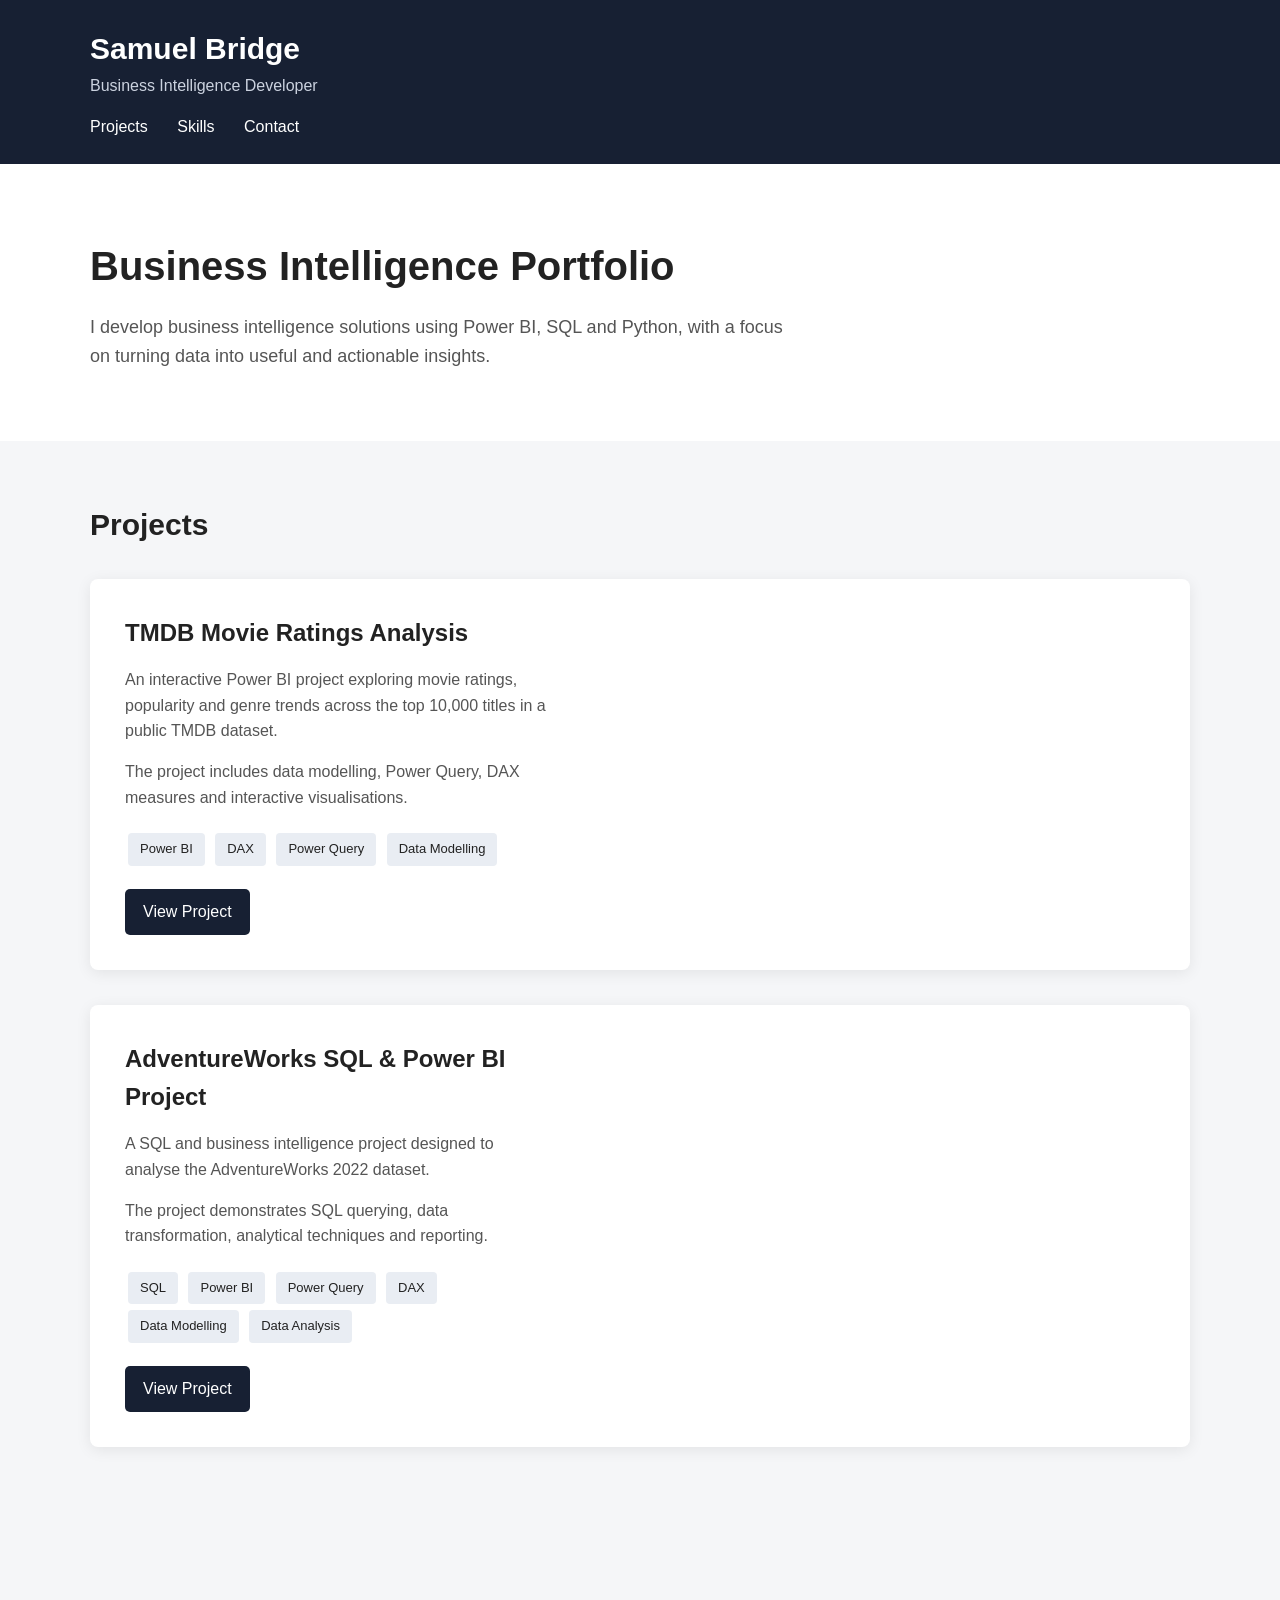
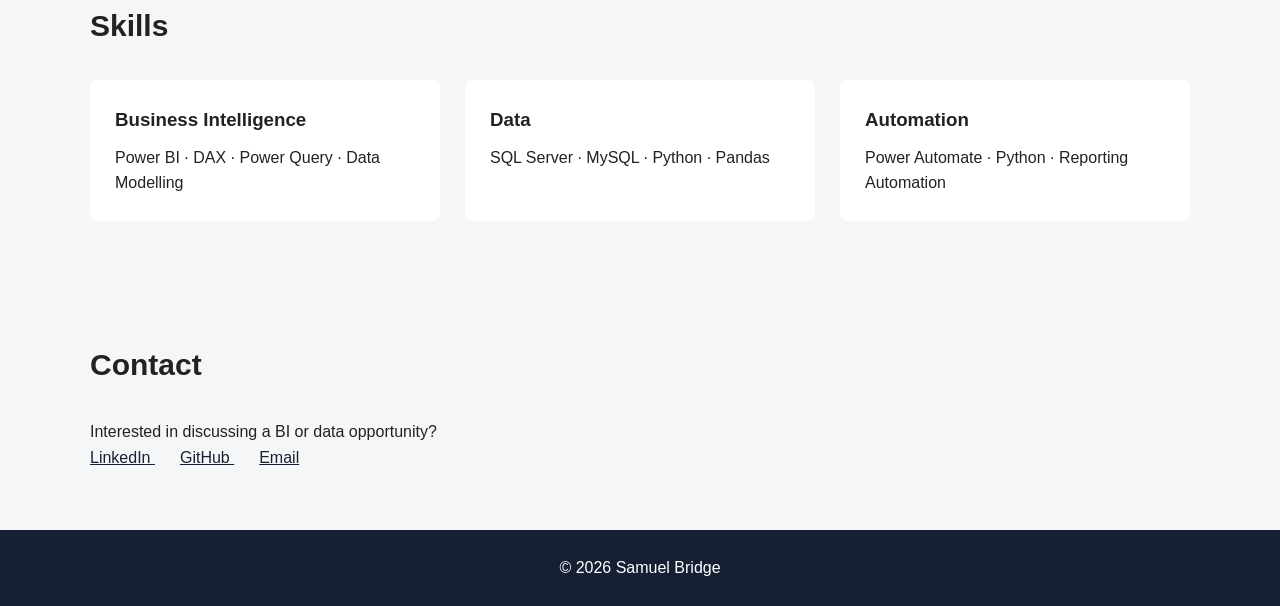
<file: index.html>
<!DOCTYPE html>
<html lang="en">
<head>
    <meta charset="UTF-8">
    <meta name="viewport" content="width=device-width, initial-scale=1.0">

    <title>Samuel Bridge | BI Portfolio</title>

    <link rel="stylesheet" href="style.css">
</head>

<body>

    <header>
        <div class="container">
            <h1>Samuel Bridge</h1>
            <p>Business Intelligence Developer</p>

            <nav>
                <a href="#projects">Projects</a>
                <a href="#skills">Skills</a>
                <a href="#contact">Contact</a>
            </nav>
        </div>
    </header>


    <main>

        <!-- INTRO -->
        <section class="hero">
            <div class="container">
                <h2>Business Intelligence Portfolio</h2>

                <p>
                    I develop business intelligence solutions using Power BI,
                    SQL and Python, with a focus on turning data into useful
                    and actionable insights.
                </p>
            </div>
        </section>


        <!-- PROJECTS -->
        <section id="projects">

            <div class="container">

                <h2>Projects</h2>


                <!-- POWER BI PROJECT -->
                <div class="project">



                    <div class="project-content">

                        <h3>TMDB Movie Ratings Analysis</h3>

                        <p>

                            An interactive Power BI project exploring movie ratings, popularity and genre trends across the top 10,000 titles in a public TMDB dataset.
                        </p>

                        <p>
                            The project includes data modelling, Power Query,
                            DAX measures and interactive visualisations.
                        </p>

                        <div class="tags">
                            <span>Power BI</span>
                            <span>DAX</span>
                            <span>Power Query</span>
                            <span>Data Modelling</span>
                        </div>

                        <a
                            class="button"
                            href="TMDB.html"
                            target="_blank"
                        >
                            View Project
                        </a>

                    </div>

                </div>


                <!-- SQL / BI PROJECT -->
                <div class="project">



                    <div class="project-content">

                        <h3> AdventureWorks SQL & Power BI Project</h3>

                        <p>
                            A SQL and business intelligence project designed
                            to analyse the AdventureWorks 2022 dataset.
                        </p>

                        <p>
                            The project demonstrates SQL querying, data
                            transformation, analytical techniques and
                            reporting.
                        </p>

                        <div class="tags">
                            <span>SQL</span>
                            <span>Power BI</span>
                             <span>Power Query</span>
                            <span>DAX</span>
                            <span>Data Modelling </span>
                            <span>Data Analysis</span>
                        </div>

                        <a
                            class="button"
                            href="AdventureWorks.html"
                            target="_blank"
                        >
                            View Project
                        </a>

                    </div>

                </div>

            </div>

        </section>


        <!-- SKILLS -->
        <section id="skills">

            <div class="container">

                <h2>Skills</h2>

                <div class="skills">

                    <div>
                        <h3>Business Intelligence</h3>
                        <p>
                            Power BI · DAX · Power Query · Data Modelling
                        </p>
                    </div>

                    <div>
                        <h3>Data</h3>
                        <p>
                            SQL Server · MySQL · Python · Pandas
                        </p>
                    </div>

                    <div>
                        <h3>Automation</h3>
                        <p>
                            Power Automate · Python · Reporting Automation
                        </p>
                    </div>

                </div>

            </div>

        </section>


        <!-- CONTACT -->
        <section id="contact">

            <div class="container">

                <h2>Contact</h2>

                <p>
                    Interested in discussing a BI or data opportunity?
                </p>

                <div class="contact-links">

                    <a href="https://www.linkedin.com/in/sam-bridge-0bb098112/" target="_blank">
                        LinkedIn
                    </a>

                    <a href="https://github.com/SBridge89" target="_blank">
                        GitHub
                    </a>

                    <a href="mailto:sbridge11@googlemail.com">
                        Email
                    </a>

                </div>

            </div>

        </section>

    </main>


    <footer>

        <div class="container">
            <p></p>
        </div>
             <p>© 2026 Samuel Bridge</p>
    </footer>

</body>
</html>
</file>
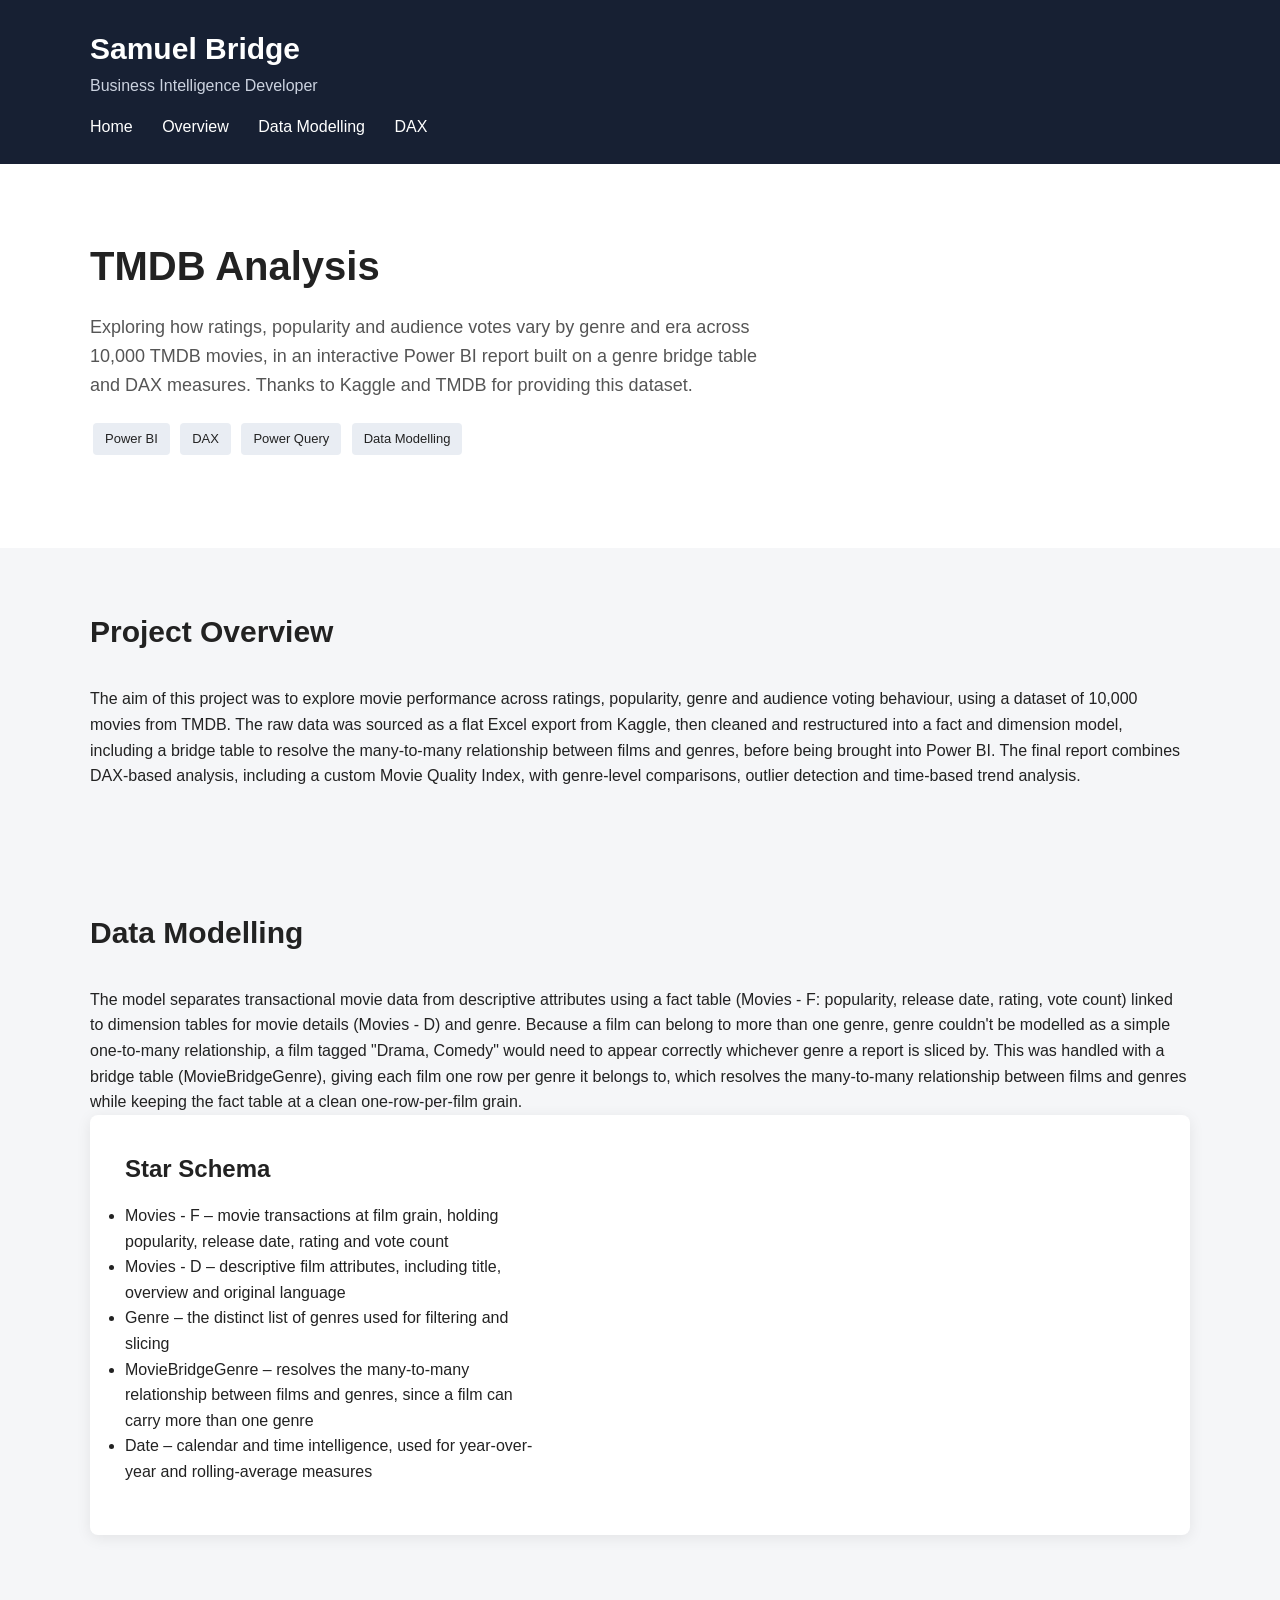
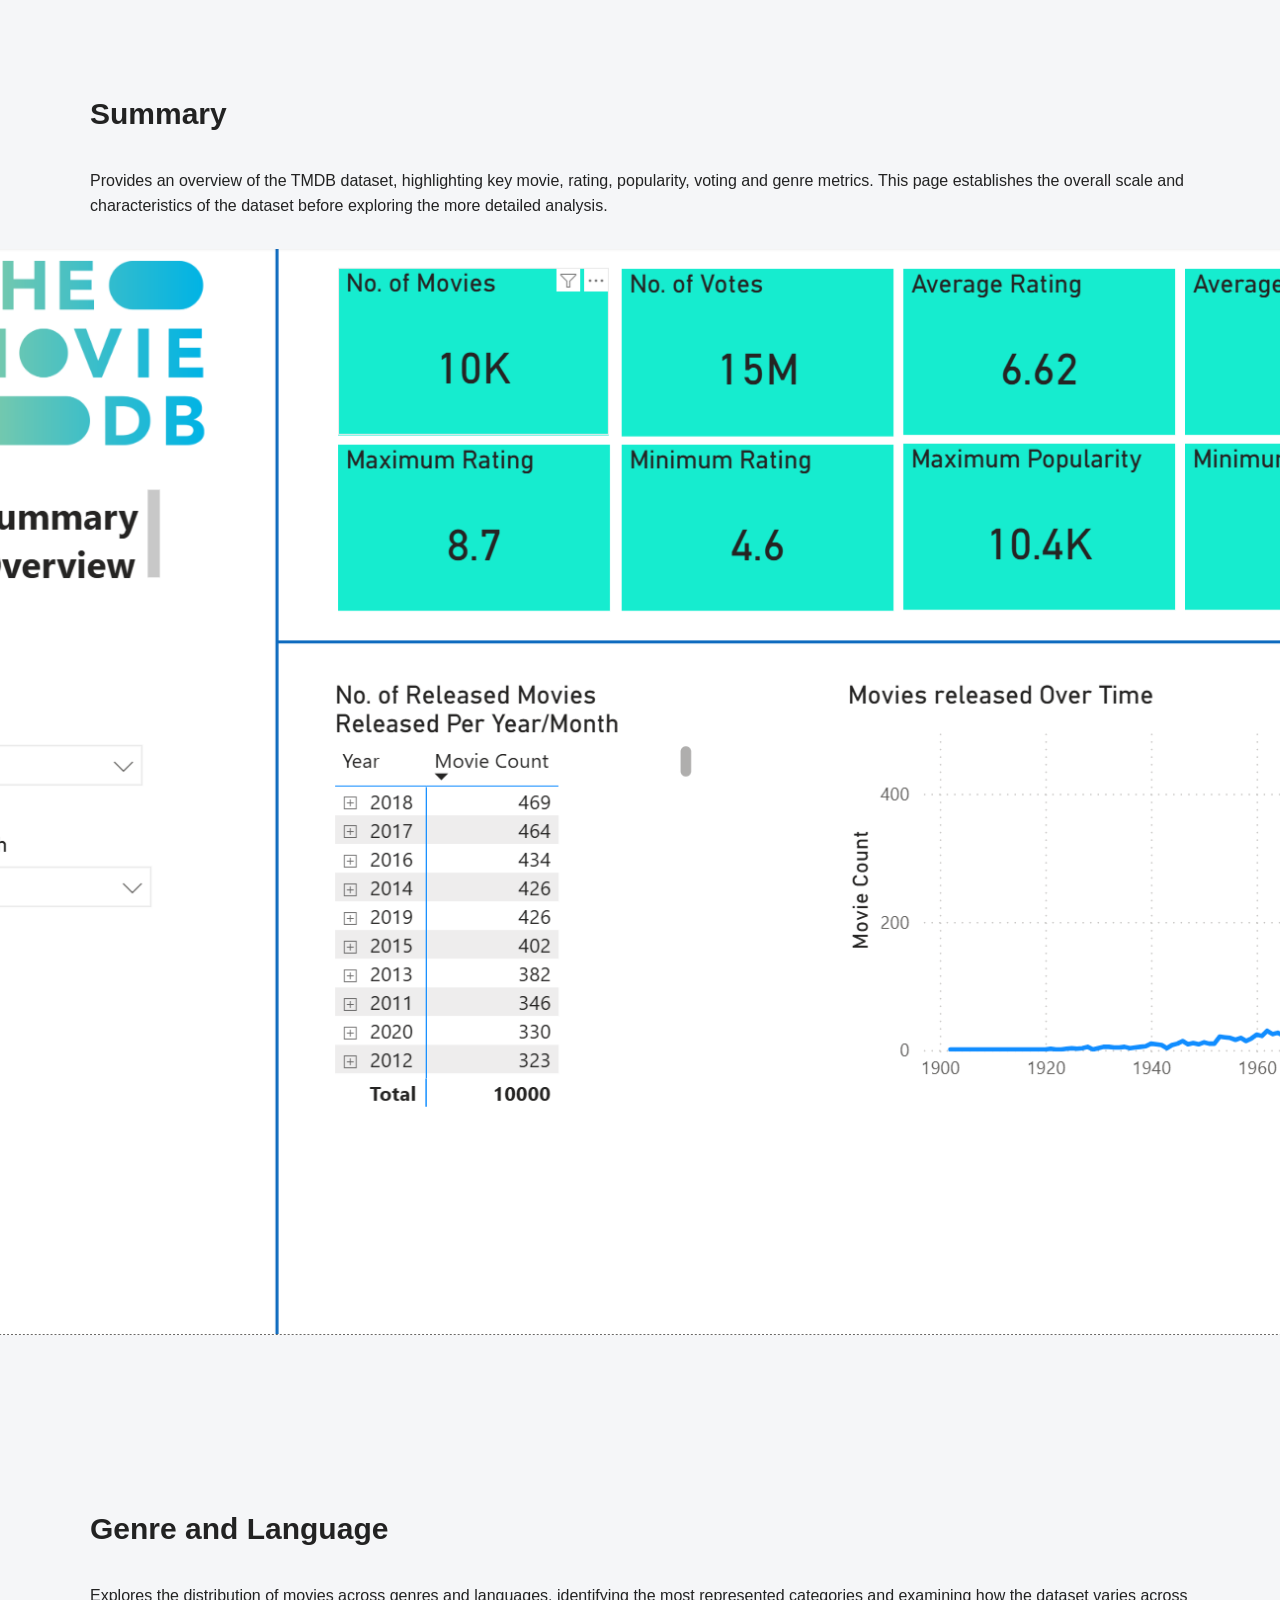
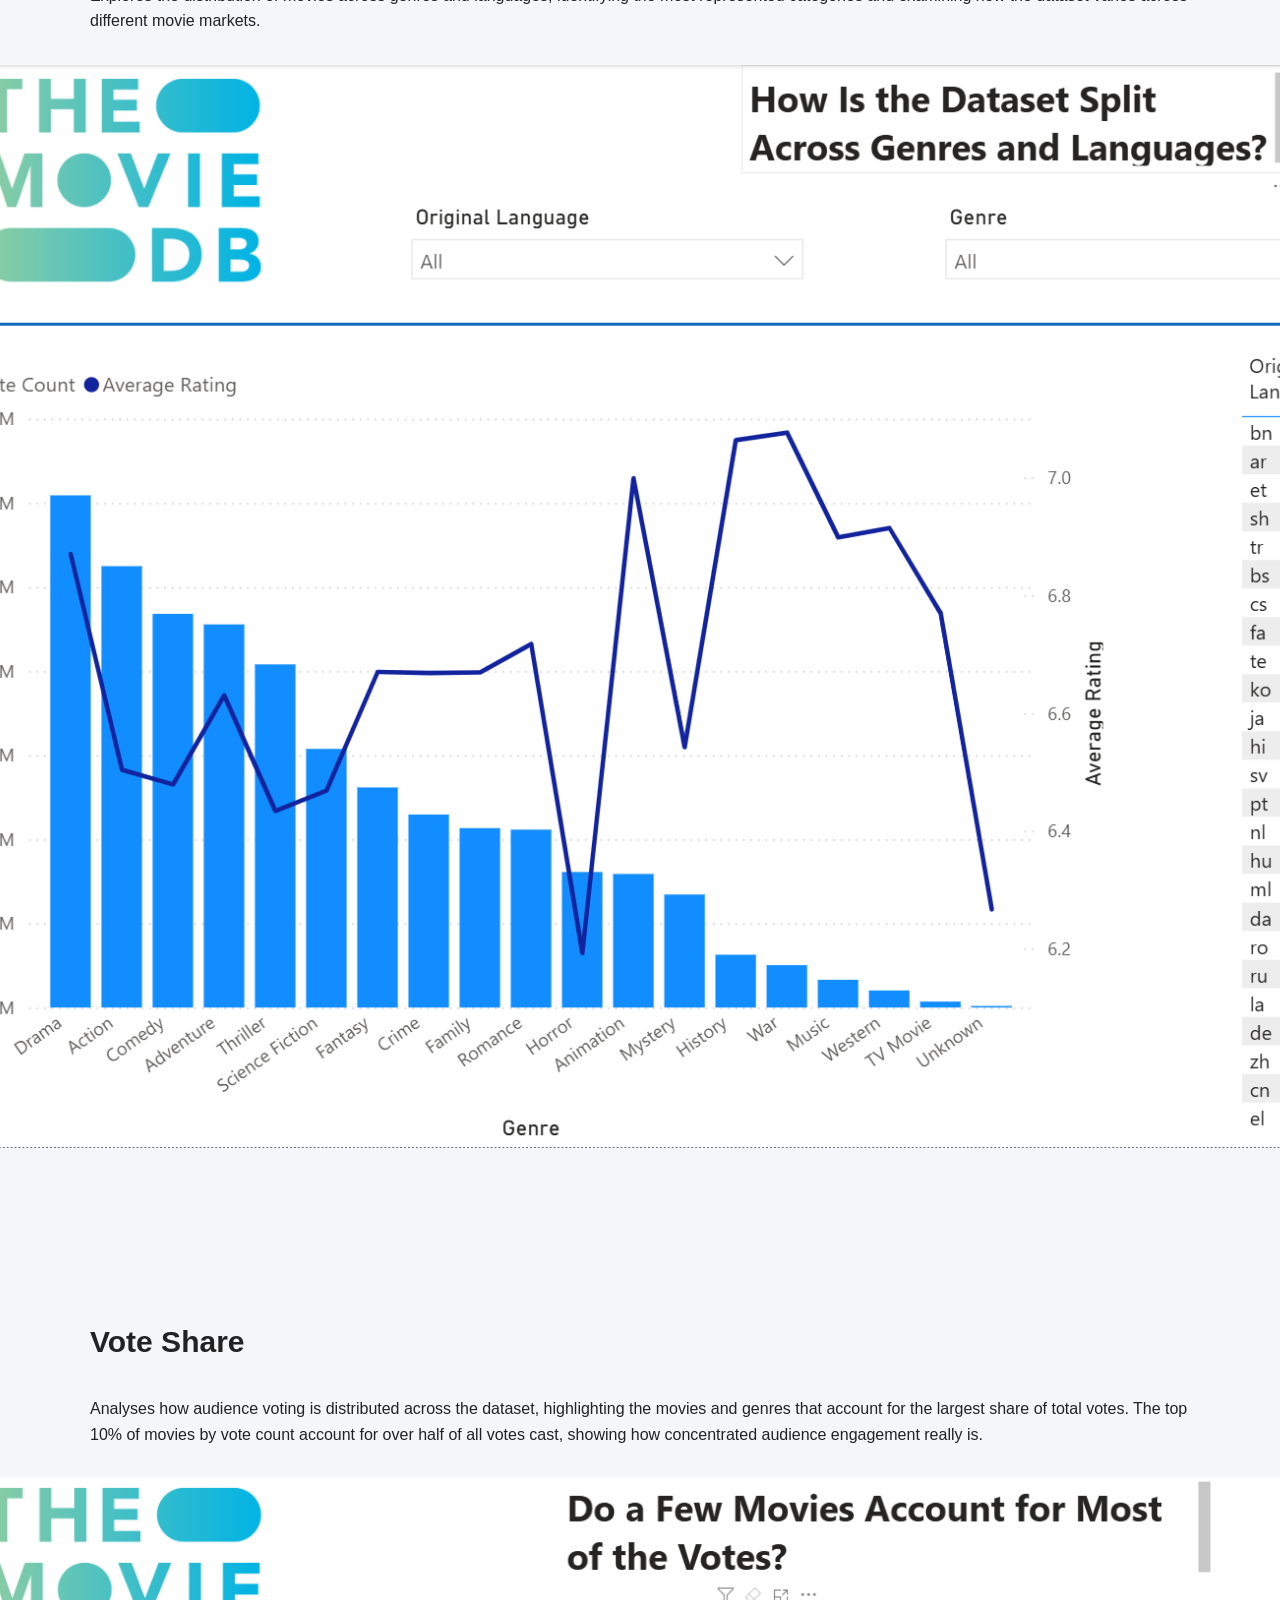
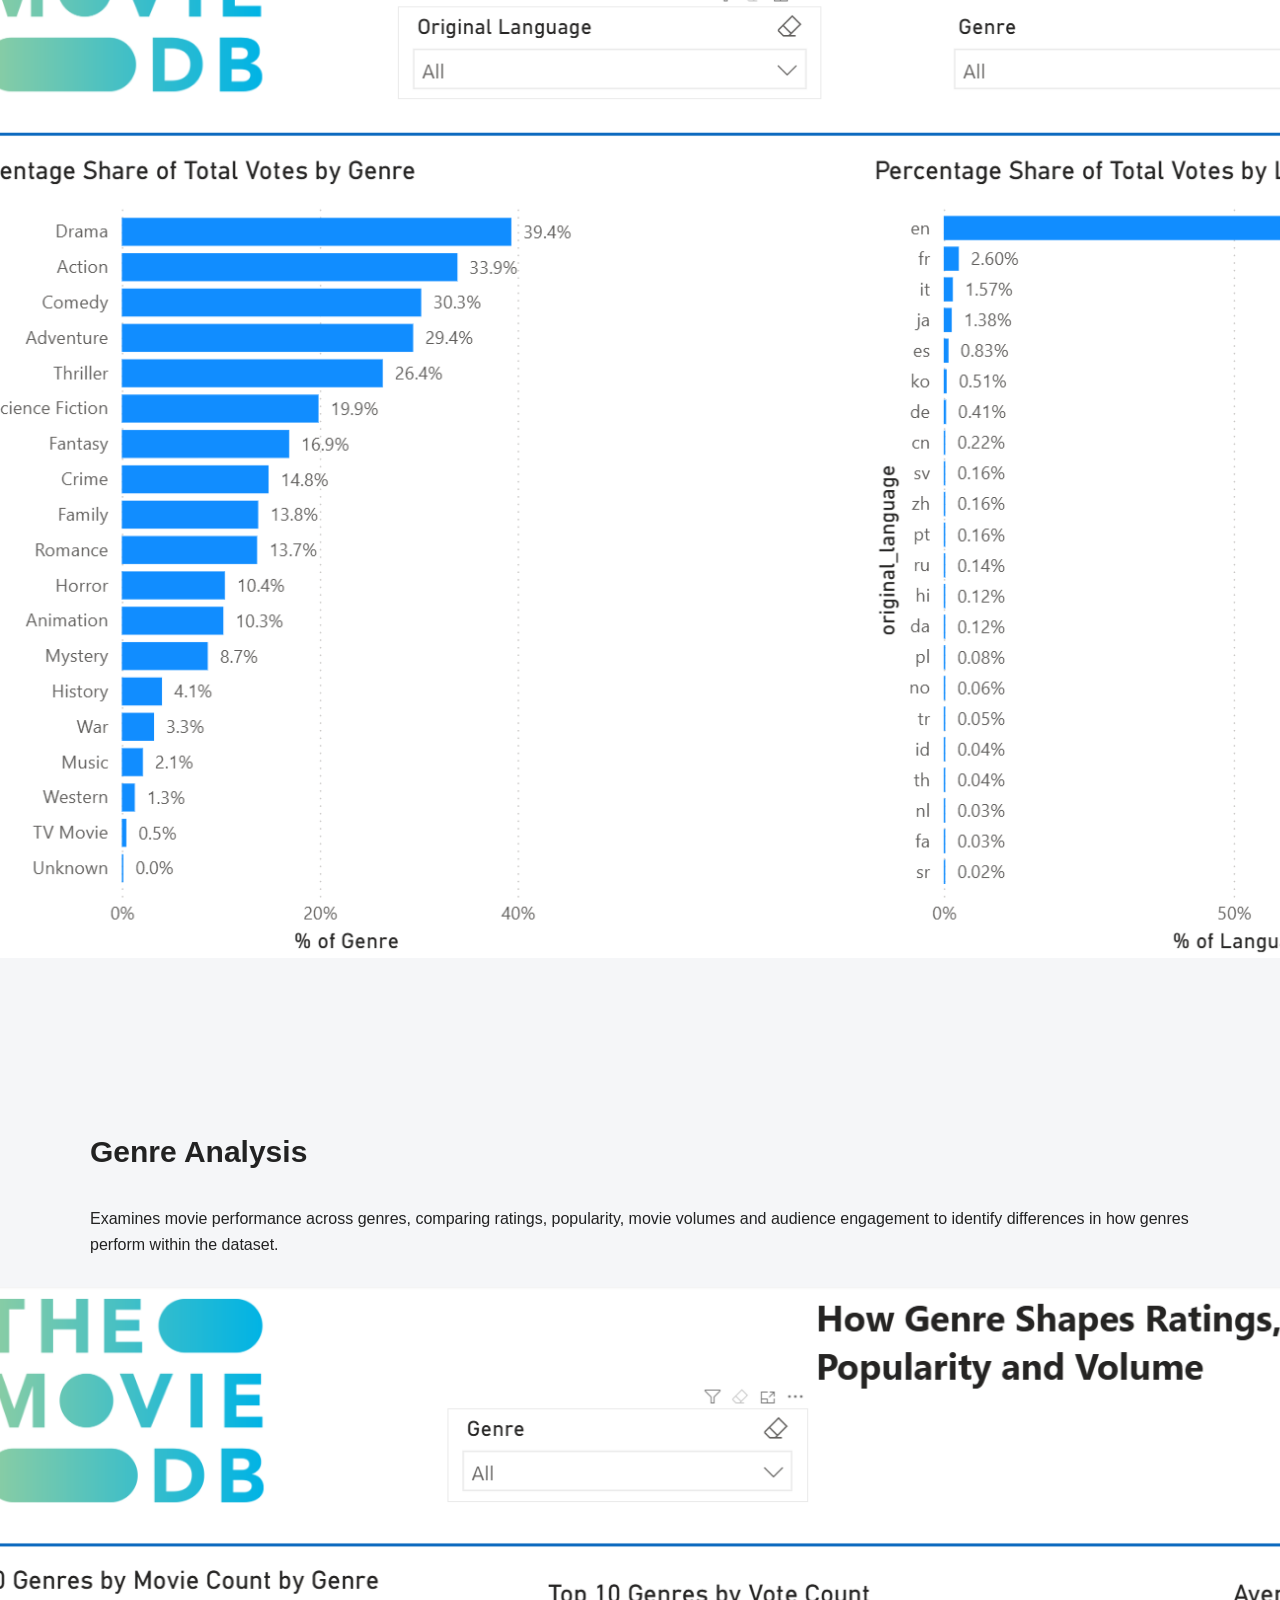
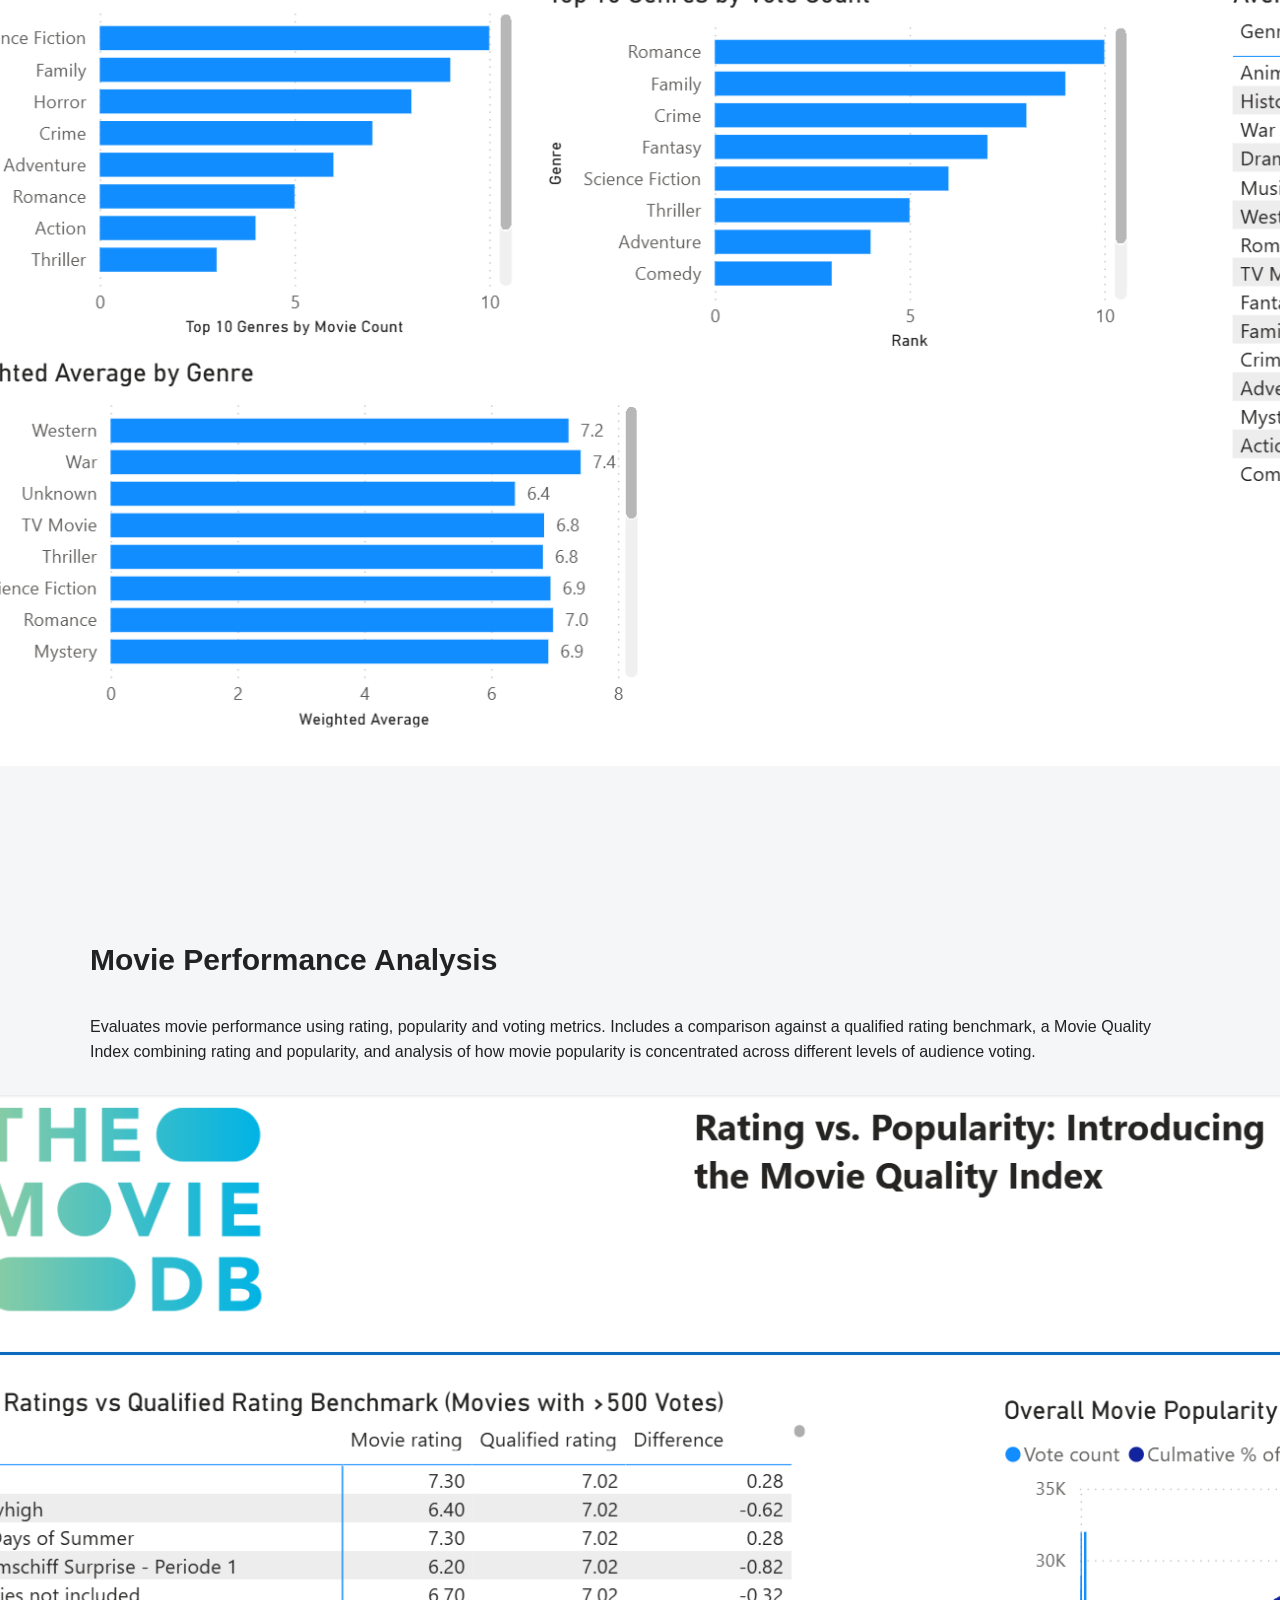
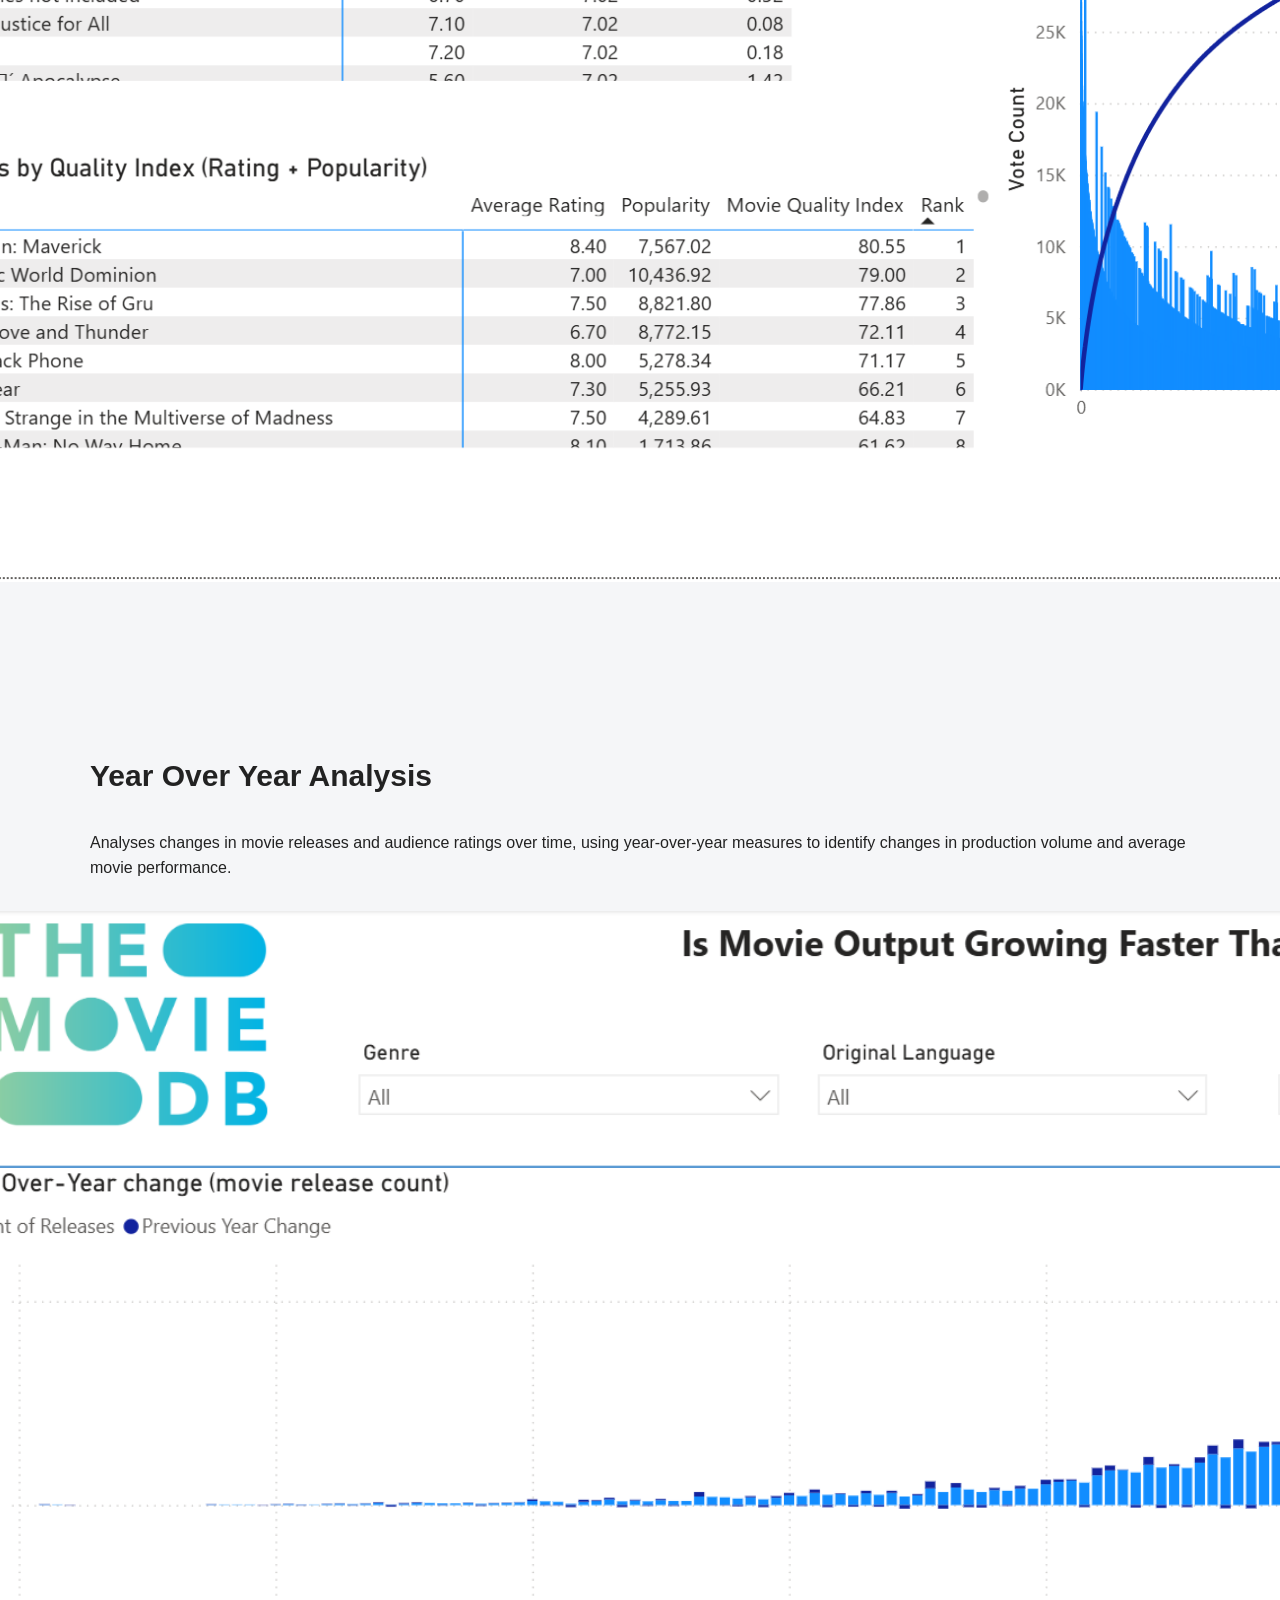
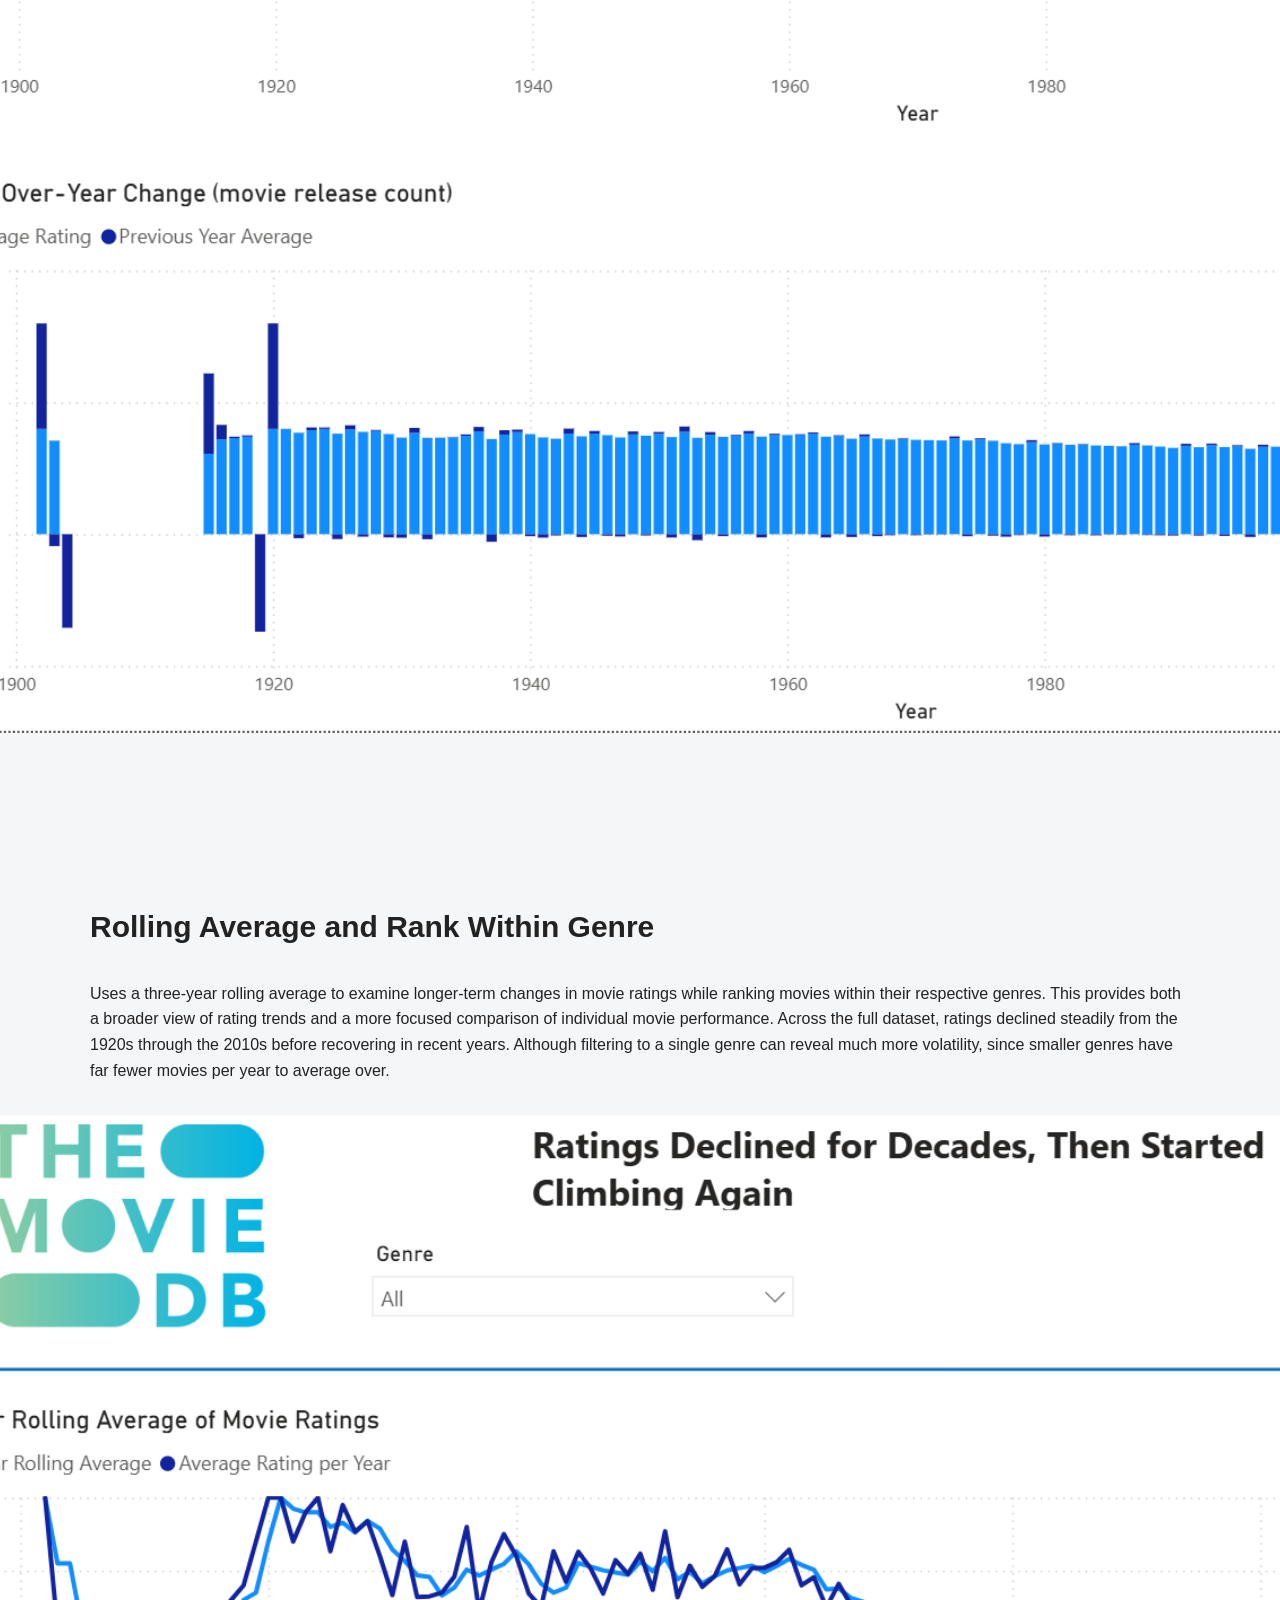
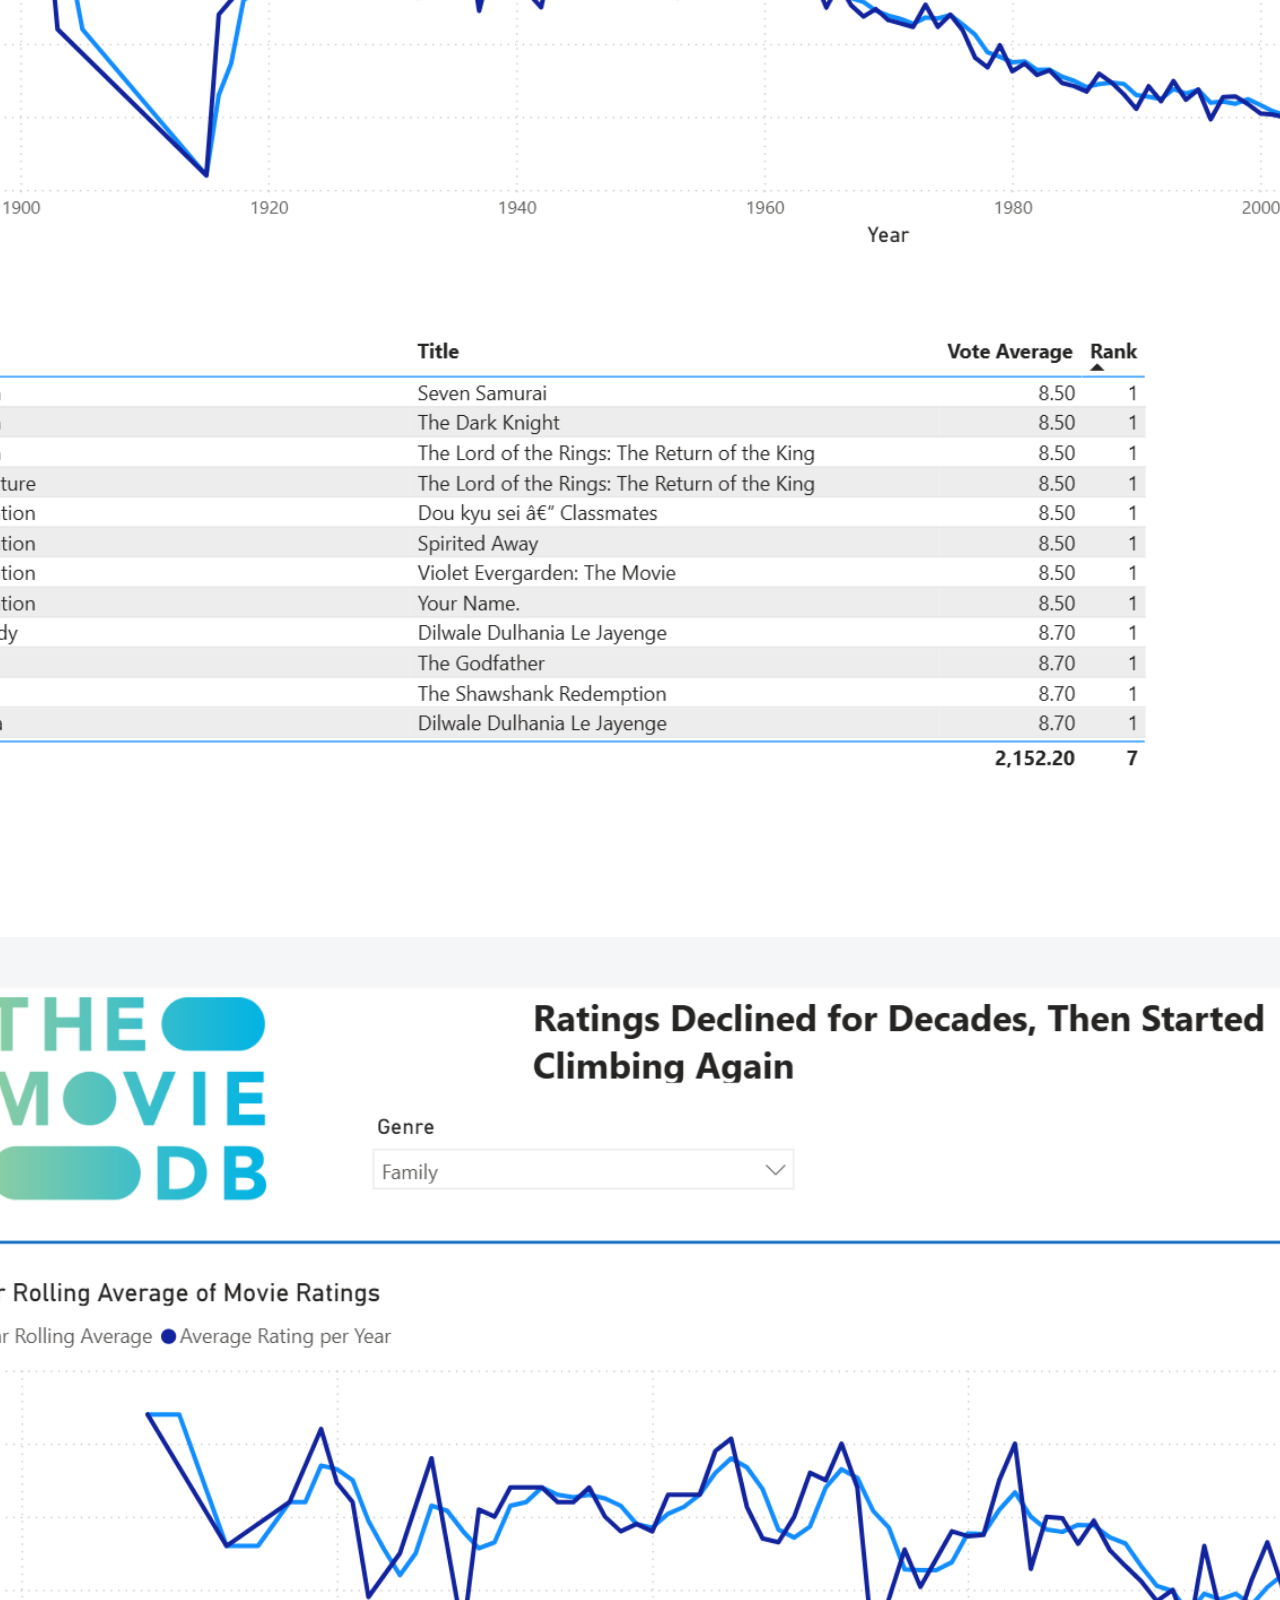
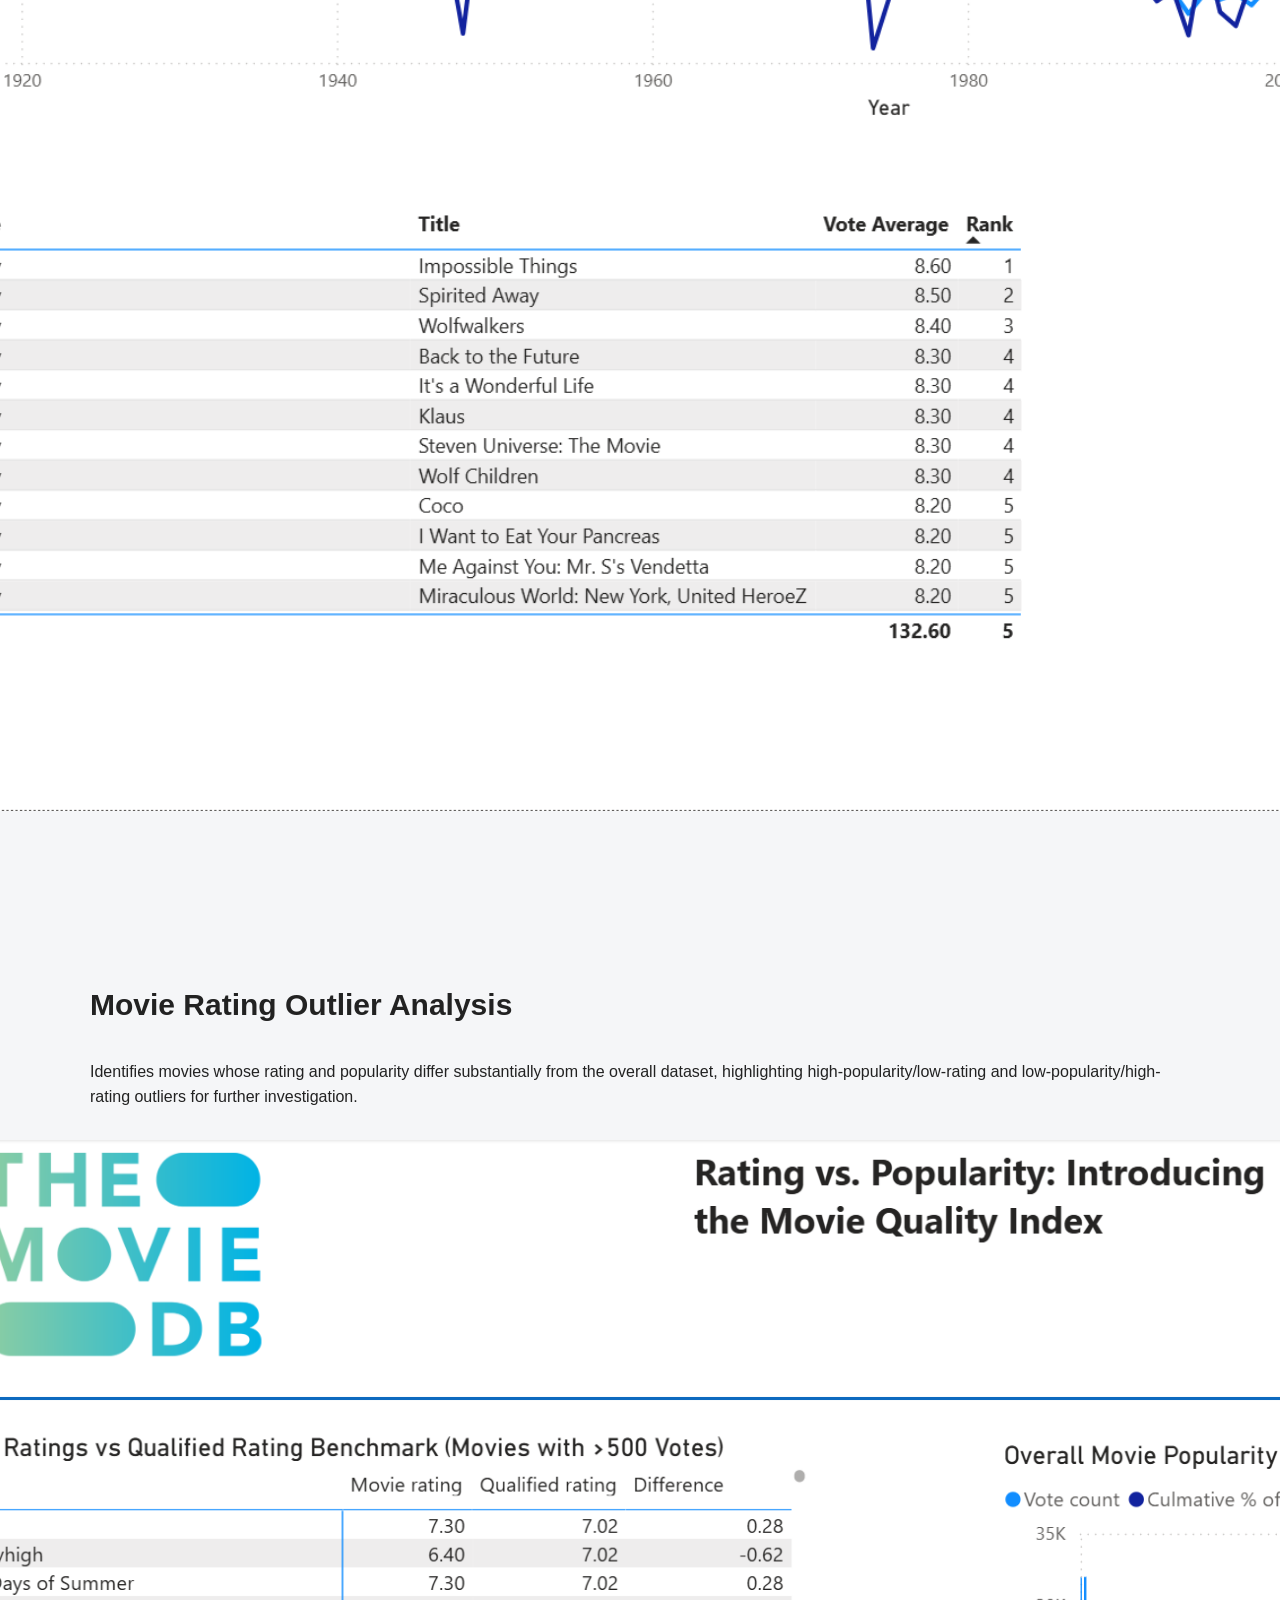
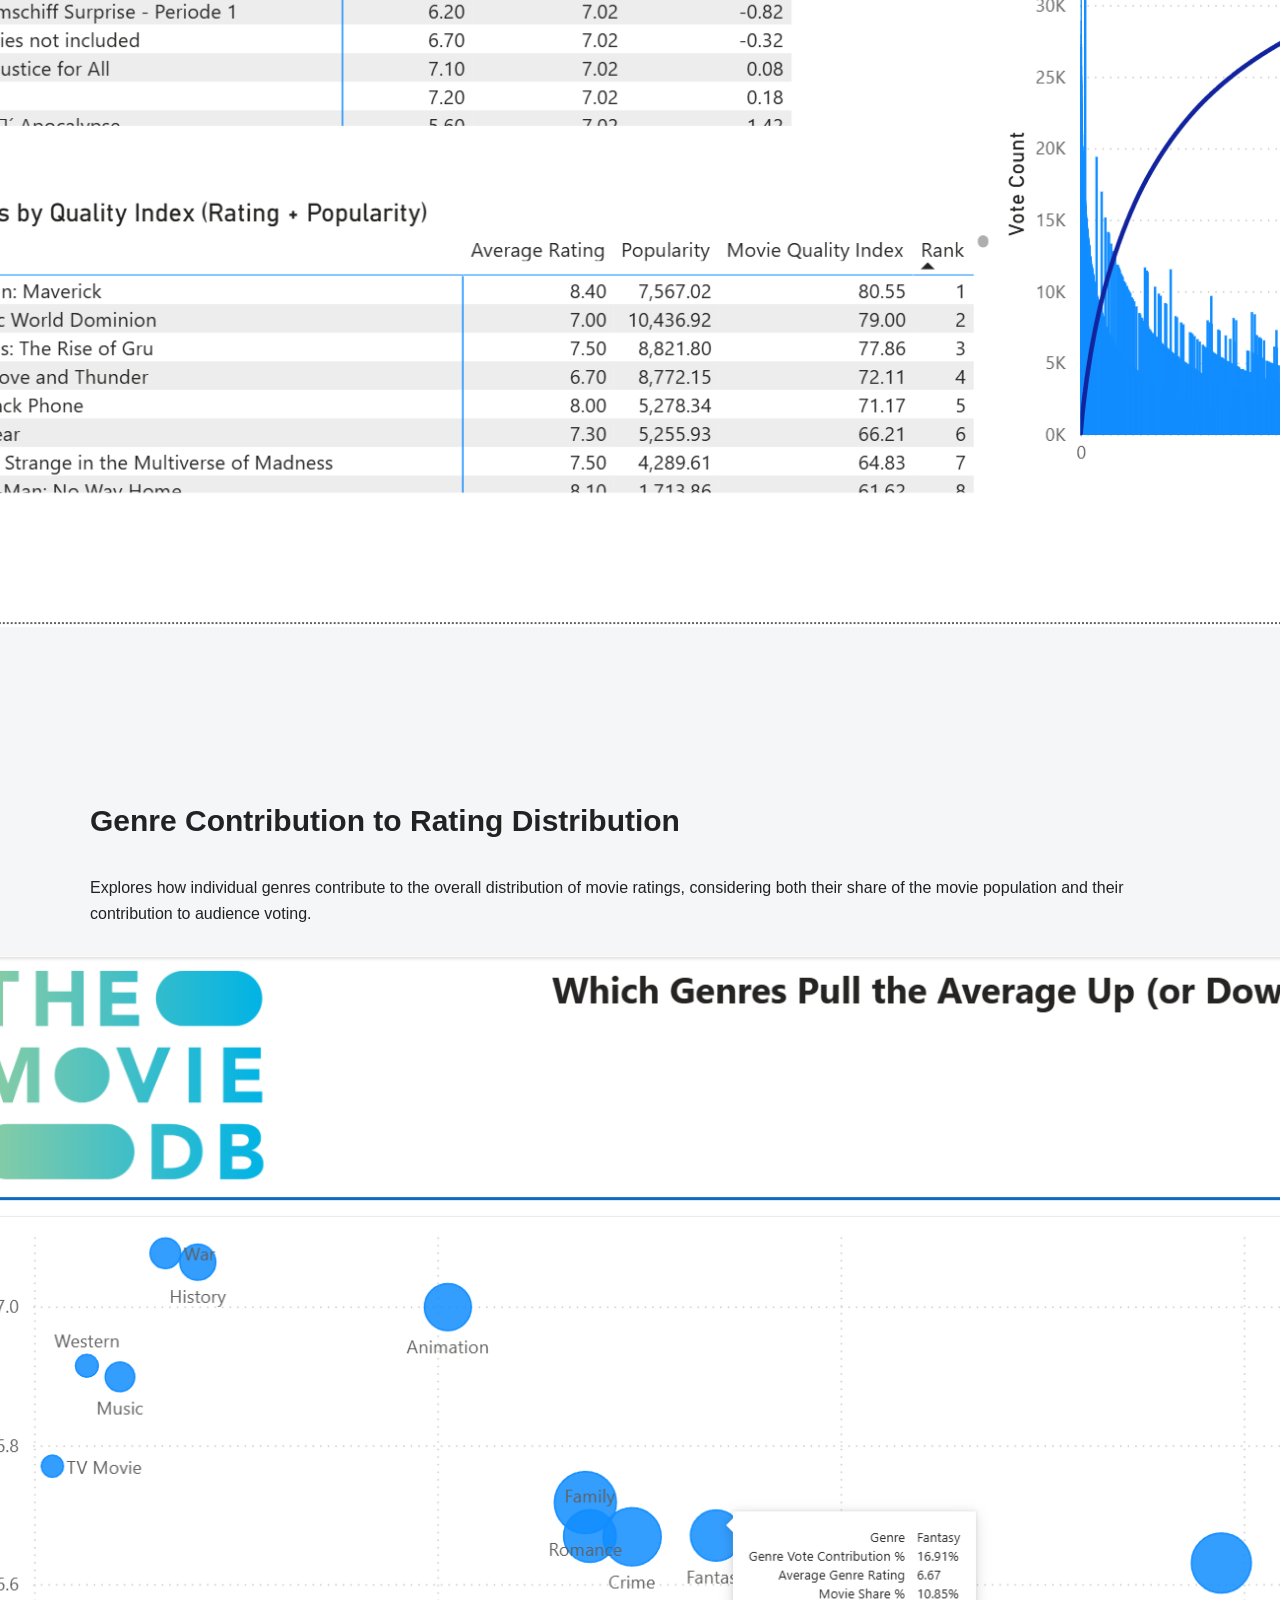
<file: TMDB.html>
<!DOCTYPE html>
<html lang="en">
<head>
    <meta charset="UTF-8">
    <meta name="viewport" content="width=device-width, initial-scale=1.0">

    <title>TMDB Analytics Project | Samuel Bridge</title>

    <link rel="stylesheet" href="style.css">
</head>

<body>

    <header>
        <div class="container">
            <h1>Samuel Bridge</h1>
            <p>Business Intelligence Developer</p>

            <nav>
                <a href="index.html">Home</a>
                <a href="#overview">Overview</a>
                <a href="#modelling">Data Modelling</a>
                <a href="#DAX">DAX</a>
            </nav>
        </div>
    </header>


    <main>

        <!-- PROJECT INTRO -->
        <section class="hero">

            <div class="container">

                <h2>TMDB Analysis</h2>

                <p>
                    Exploring how ratings, popularity and audience votes vary by genre and era across 10,000 TMDB movies, in an interactive Power BI report built on a genre bridge table and  DAX measures.
                    Thanks to Kaggle and TMDB for providing this dataset.
                </p>

                <div class="tags">

                    <span>Power BI</span>
                    <span>DAX</span>
                    <span>Power Query</span>
                    <span>Data Modelling</span>

                </div>

            </div>

        </section>


        <!-- PROJECT OVERVIEW -->
        <section id="overview">

            <div class="container">

                <h2>Project Overview</h2>

                <p>
                   The aim of this project was to explore movie performance across ratings, popularity, genre and audience voting behaviour, using a dataset of 10,000 movies from TMDB.

The raw data was sourced as a flat Excel export from Kaggle, then cleaned and restructured into a fact and dimension model, including a bridge table to resolve the many-to-many relationship between films and genres, before being brought into Power BI. The final report combines DAX-based analysis, including a custom Movie Quality Index, with genre-level comparisons, outlier detection and time-based trend analysis.
                </p>

                <p>

                </p>

            </div>

        </section>


        <!-- DATA MODELLING -->
        <section id="modelling">

            <div class="container">

                <h2>Data Modelling</h2>

                <p>
                           The model separates transactional movie data from descriptive attributes using a fact table (Movies - F: popularity, release date, rating, vote count) linked to dimension tables for movie details (Movies - D) and genre. Because a film can belong to more than one genre, genre couldn't be modelled as a simple one-to-many relationship, a film tagged "Drama, Comedy" would need to appear correctly whichever genre a report is sliced by. This was handled with a bridge table (MovieBridgeGenre), giving each film one row per genre it belongs to, which resolves the many-to-many relationship between films and genres while keeping the fact table at a clean one-row-per-film grain.
                </p>

                <div class="project">

                    <div class="project-content">

                        <h3>Star Schema</h3>

                        <p>
                        </p>

                        <ul>
                            <li> Movies - F – movie transactions at film grain, holding popularity, release date, rating and vote count </li>

                            <li> Movies - D – descriptive film attributes, including title, overview and original language </li>

                           <li>  Genre – the distinct list of genres used for filtering and slicing </li>

                            <li> MovieBridgeGenre – resolves the many-to-many relationship between films and genres, since a film can carry more than one genre </li>

                          <li>   Date – calendar and time intelligence, used for year-over-year and rolling-average measures </li>
                        </ul>

                        <p>

                        </p>

                    </div>

                </div>

            </div>

        </section>



        <section>

            <div class="container">

                <h2>Summary</h2>

                <p>
                    Provides an overview of the TMDB dataset, highlighting key movie, rating, popularity, voting and genre metrics. This page establishes the overall scale and characteristics of the dataset before exploring the more detailed analysis.
                </p>



                <img
                    src="Images/TMDB/TMDB - Summary.png"
                    alt="TMDB Summary"
                >

            </div>

        </section>


        <!-- PRODUCT PERFORMANCE -->
        <section>

            <div class="container">

                <h2>Genre and Language</h2>

                <p>
                   Explores the distribution of movies across genres and languages, identifying the most represented categories and examining how the dataset varies across different movie markets.
                </p>



                <img
                    src="Images/TMDB/TMDB - Genre and Language.png"
                    alt="TMDB Genre and Language"
                >



            </div>

        </section>



        <section>

            <div class="container">

                <h2>Vote Share</h2>

                <p>
                  Analyses how audience voting is distributed across the dataset, highlighting the movies and genres that account for the largest share of total votes. The top 10% of movies by vote count account for over half of all votes cast, showing how concentrated audience engagement really is. <cast class=""></cast>
                </p>



                <img
                    src="Images/TMDB/TMDB - Vote Share.png"
                    alt="TMDB Vote Share"
                >


            </div>

        </section>



        <section>

            <div class="container">

                <h2>Genre Analysis</h2>

                <p>
                    Examines movie performance across genres, comparing ratings, popularity, movie volumes and audience engagement to identify differences in how genres perform within the dataset.
                </p>



                <img
                    src="Images/TMDB/TMDB - Genre Analysis.png"
                    alt="TMDB Genre Analysis"
                >

            </div>

        </section>




         <section>

            <div class="container">

                <h2>Movie Performance Analysis</h2>

                <p>
                    Evaluates movie performance using rating, popularity and voting metrics. Includes a comparison against a qualified rating benchmark, a Movie Quality Index combining rating and popularity, and analysis of how movie popularity is concentrated across different levels of audience voting.
                </p>



                <img
                    src="Images/TMDB/TMDB - Movie Performance Analysis.png"
                    alt="TMDB Movie Performance Analysis"
                >

            </div>

        </section>



         <section>

            <div class="container">

                <h2>Year Over Year Analysis</h2>

                <p>
                    Analyses changes in movie releases and audience ratings over time, using year-over-year measures to identify changes in production volume and average movie performance.
                </p>



                <img
                    src="Images/TMDB/TMDB - Year Over Year.png"
                    alt="TMDB - Year Over Year"
                >

            </div>

        </section>


           <section>

            <div class="container">

                <h2>Rolling Average and Rank Within Genre</h2>

                <p>
                    Uses a three-year rolling average to examine longer-term changes in movie ratings while ranking movies within their respective genres. This provides both a broader view of rating trends and a more focused comparison of individual movie performance.
                    Across the full dataset, ratings declined steadily from the 1920s through the 2010s before recovering in recent years. Although filtering to a single genre can reveal much more volatility, since smaller genres have far fewer movies per year to average over.
                </p>



                <img
                    src="Images/TMDB/TMDB - Rolling Average and Rank Within Genre.png"
                    alt="TMDB - Rolling Average and Rank Within Genre"
                >

                 <img
                    src="Images/TMDB/TMDB - Rolling Average and Rank Within Genre 2.png"
                    alt="TMDB - Rolling Average and Rank Within Genre 2 "
                >

            </div>

        </section>



        <section>

            <div class="container">

                <h2>Movie Rating Outlier Analysis</h2>

                <p>
                    Identifies movies whose rating and popularity differ substantially from the overall dataset, highlighting high-popularity/low-rating and low-popularity/high-rating outliers for further investigation.
                </p>



                <img
                    src="Images/TMDB/TMDB - Movie Performance Analysis.png"
                    alt="Movie Rating Outlier Analysis"
                >

            </div>

        </section>


           <section>

            <div class="container">

                <h2>Genre Contribution to Rating Distribution</h2>

                <p>
                    Explores how individual genres contribute to the overall distribution of movie ratings, considering both their share of the movie population and their contribution to audience voting.
                </p>



                <img
                    src="Images/TMDB/TMDB - Genre Contribution to Rating Distribution.png"
                    alt="TMDB - Genre Contribution to Rating Distribution"
                >

            </div>

        </section>


           <section>

            <div class="container">

                <h2>Time-Based Cohort Comparison</h2>

                <p>
                    Groups movies into release-period cohorts to compare how different generations of movies perform across rating, popularity, voting and movie volume metrics. Pre-1980 films average a notably higher rating (7.29) than any decade since, likely because older films only accumulate enough votes to appear in a 'most-voted-on' dataset like this one if they've remained popular for decades, which tends to select for films that were genuinely well-regarded rather than merely successful on release.
                </p>



                <img
                    src="Images/TMDB/TMDB - Time-based cohort comparison.png"
                    alt="TMDB - Time-based cohort comparison"
                >

            </div>

        </section>


            <section>

            <div class="container">

                <h2>Hit Ratio</h2>

                <p>
                    Measures the proportion of movies within each genre that achieve a 7.5 rating threshold, providing a consistent way to compare the frequency of higher-rated movies across genres. War tops the ranking at a 24.6% hit rate, more than eight times Horror's 3.1%.
                </p>



                <img
                    src="Images/TMDB/TMDB - Hit Ratio.png"
                    alt="TMDB - Hit Ratio"
                >

            </div>

        </section>


        <section id="DAX">

            <div class="container">

                <h2></h2>

                <p>

                </p>

                <div class="skills">

                    <div>
                        <h3>DAX</h3>
                        <p>
                            DAX measures were used to create the majority of measures ranging from basic aggregation functions to time based functions to do year on year calculations. Some complex measures used variables, aggregator functions such as SUMX and filter modifiers such as ALL and REMOVEFILTERs.
                        </p>
                    </div>

                   <!--    <div>
                        <h3>Window Functions</h3>
                        <p>
                           -
                        </p>
                    </div>
                                -->
                    <!-- <div>
                        <h3>-</h3>
                        <p>
                            An analytical view was created to evaluate performance, including revenue, order counts, year-on-year growth and product ranking.
                        </p>
                    </div> -->

                </div>

            </div>

        </section>


        <!-- POWER BI -->
        <section>

            <div class="container">

                <h2></h2>

                <p>

                </p>

                <p>

                </p>

                <p>

                </p>

            </div>

        </section>


        <!-- BACK TO PROJECTS -->
        <section>

            <div class="container">

                <a class="button" href="index.html">
                    ← Back to Portfolio
                </a>

            </div>

        </section>

    </main>


    <footer>

        <div class="container">
            <p></p>
        </div>
 <p>© 2026 Samuel Bridge</p>
    </footer>

</body>
</html>
</file>
<file: style.css>
* {
    box-sizing: border-box;
    margin: 0;
    padding: 0;
}

body {
    font-family: Arial, Helvetica, sans-serif;
    line-height: 1.6;
    color: #222;
    background: #f5f6f8;
}

.container {
    width: 90%;
    max-width: 1100px;
    margin: auto;
}


/* HEADER */

header {
    background: #172033;
    color: white;
    padding: 25px 0;
}

header h1 {
    font-size: 30px;
}

header p {
    color: #cbd2df;
}

nav {
    margin-top: 15px;
}

nav a {
    color: white;
    text-decoration: none;
    margin-right: 25px;
}

nav a:hover {
    text-decoration: underline;
}


/* HERO */

.hero {
    padding: 70px 0;
    background: white;
}

.hero h2 {
    font-size: 40px;
    margin-bottom: 15px;
}

.hero p {
    max-width: 700px;
    font-size: 18px;
    color: #555;
}


/* PROJECTS */

section {
    padding: 60px 0;
}

section h2 {
    margin-bottom: 30px;
    font-size: 30px;
}

.project {
    background: white;
    margin-bottom: 35px;
    border-radius: 8px;
    overflow: hidden;

    display: grid;
    grid-template-columns: 45% 55%;

    box-shadow: 0 3px 15px rgba(0, 0, 0, 0.08);
}

.project img {
    width: 100%;
    height: 100%;
    object-fit: cover;
}

.project-content {
    padding: 35px;
}

.project-content h3 {
    font-size: 24px;
    margin-bottom: 15px;
}

.project-content p {
    margin-bottom: 15px;
    color: #555;
}


/* TAGS */

.tags {
    margin: 20px 0;
}

.tags span {
    display: inline-block;
    background: #e9edf3;
    padding: 6px 12px;
    margin: 3px;
    border-radius: 4px;
    font-size: 13px;
}


/* BUTTON */

.button {
    display: inline-block;
    padding: 10px 18px;
    background: #172033;
    color: white;
    text-decoration: none;
    border-radius: 5px;
}

.button:hover {
    background: #2c3b59;
}


/* SKILLS */

.skills {
    display: grid;
    grid-template-columns: repeat(3, 1fr);
    gap: 25px;
}

.skills div {
    background: white;
    padding: 25px;
    border-radius: 8px;
}

.skills h3 {
    margin-bottom: 10px;
}


/* CONTACT */

.contact-links a {
    margin-right: 25px;
    color: #172033;
}


/* FOOTER */

footer {
    background: #172033;
    color: white;
    text-align: center;
    padding: 25px 0;
}


/* MOBILE */

@media (max-width: 700px) {

    .project {
        grid-template-columns: 1fr;
    }

    .skills {
        grid-template-columns: 1fr;
    }

    .hero h2 {
        font-size: 30px;
    }

}

section img { display: block;
    width: 175%;
    max-width: none;
    height: auto;
    margin:30px 0 50px -15%;
    border-radius: 8px; }

.sql-btn {
  padding: 0.6rem 1.2rem;
  border: 1px solid currentColor;
  border-radius: 6px;
  background: transparent;
  color: inherit;
  cursor: pointer;
}

.sql-dialog {
  width: min(900px, 92vw);
  max-height: 85vh;
  padding: 0;
  border: none;
  border-radius: 8px;
  overflow: hidden;
}

.sql-dialog::backdrop {
  background: rgba(0, 0, 0, 0.6);
}

.sql-dialog-header {
  display: flex;
  justify-content: space-between;
  align-items: center;
  padding: 0.75rem 1rem;
  border-bottom: 1px solid #ddd;
}

.sql-dialog-header h3 { margin: 0; font-size: 1rem; }

.sql-close {
  border: none;
  background: none;
  font-size: 1.5rem;
  cursor: pointer;
  color: inherit;
}

.sql-dialog pre {
  margin: 0;
  padding: 1rem;
  max-height: calc(85vh - 4rem);
  overflow: auto;
  font-size: 0.85rem;
  background: #f6f8fa;
  color: #1f2328;
}
</file>
